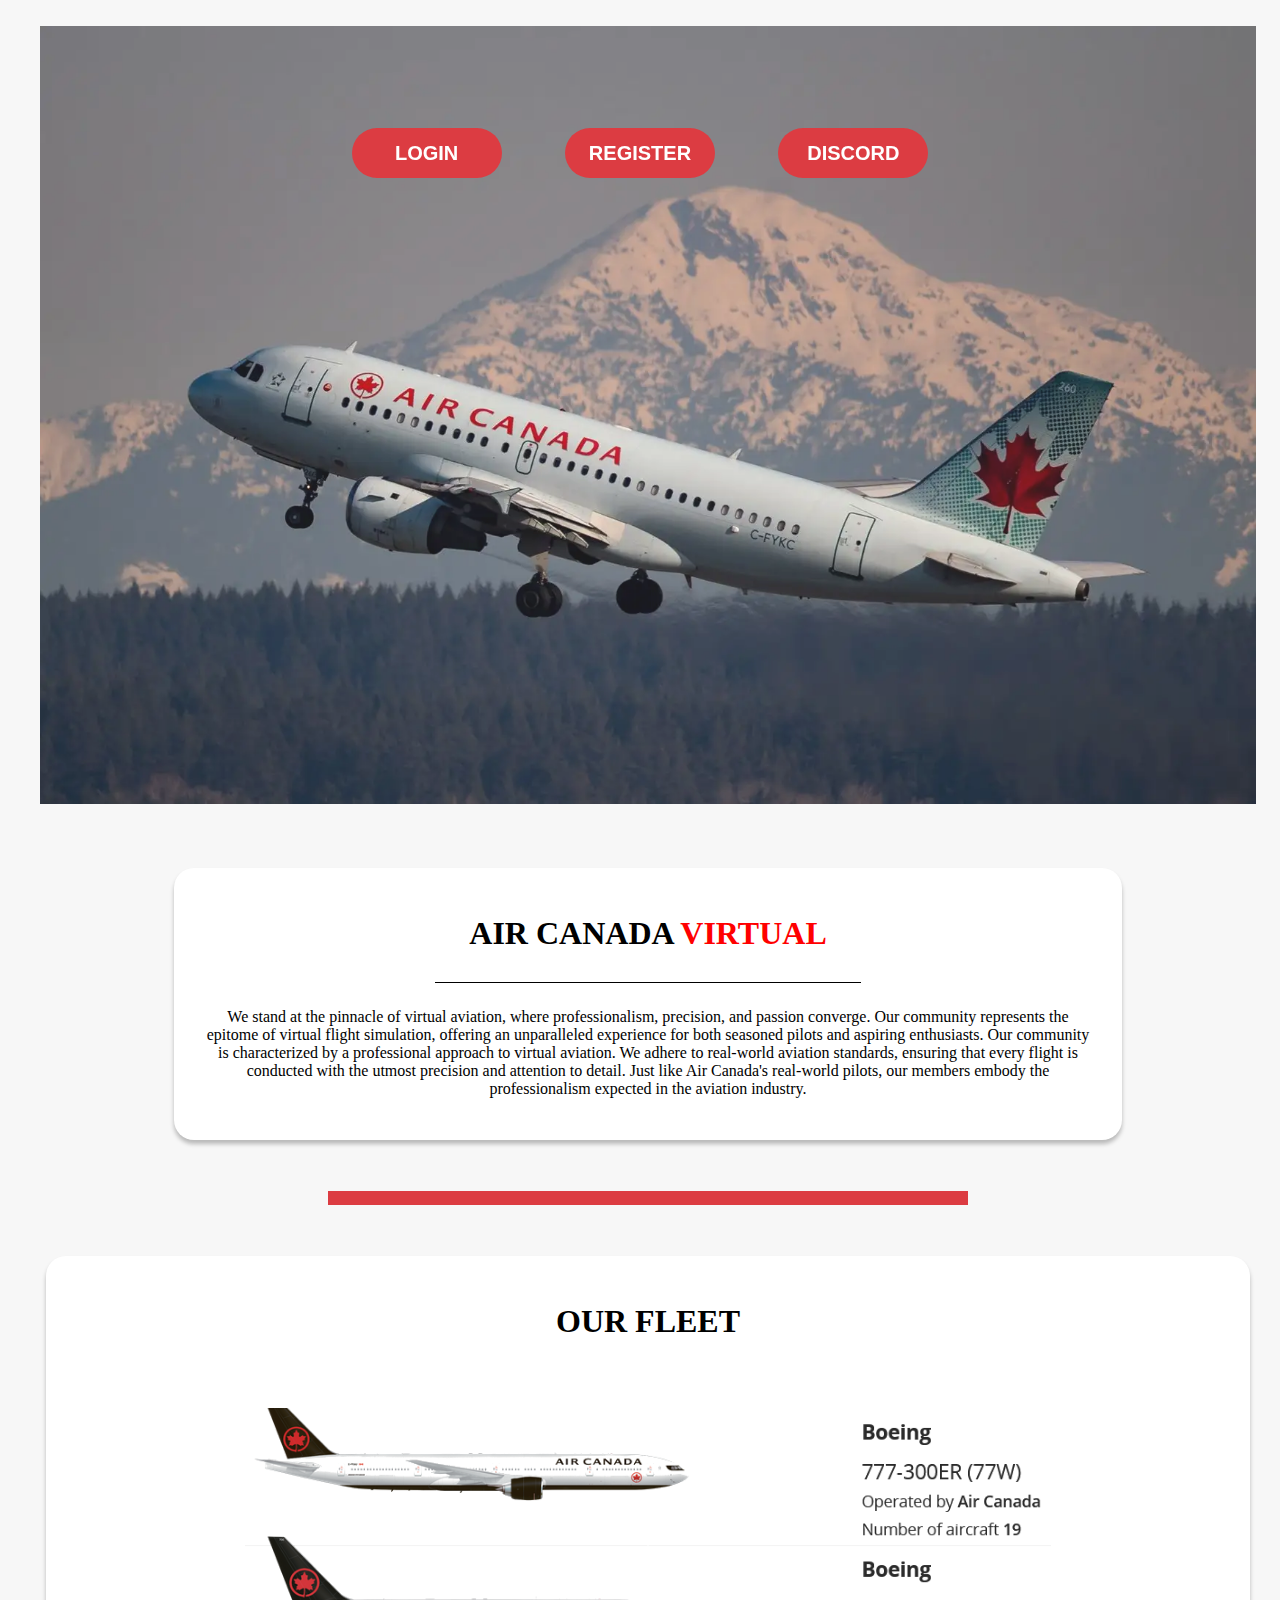
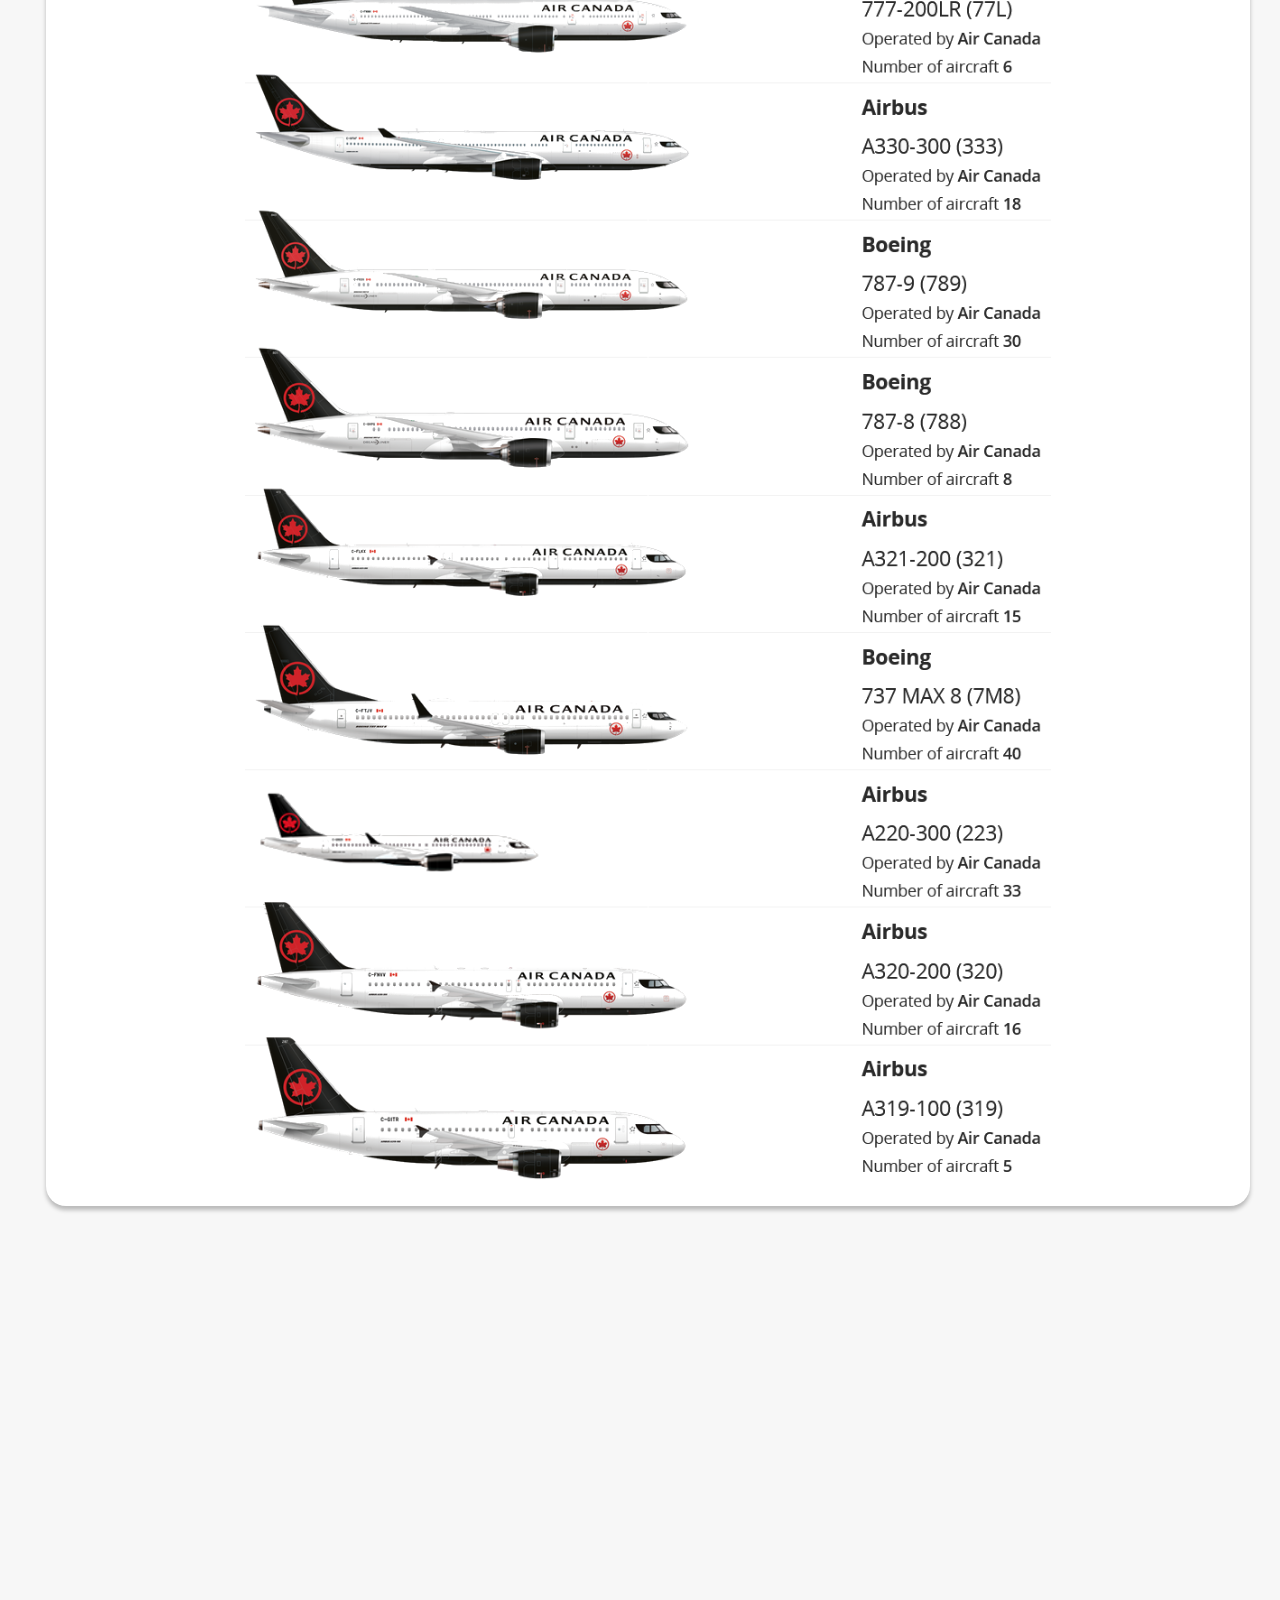
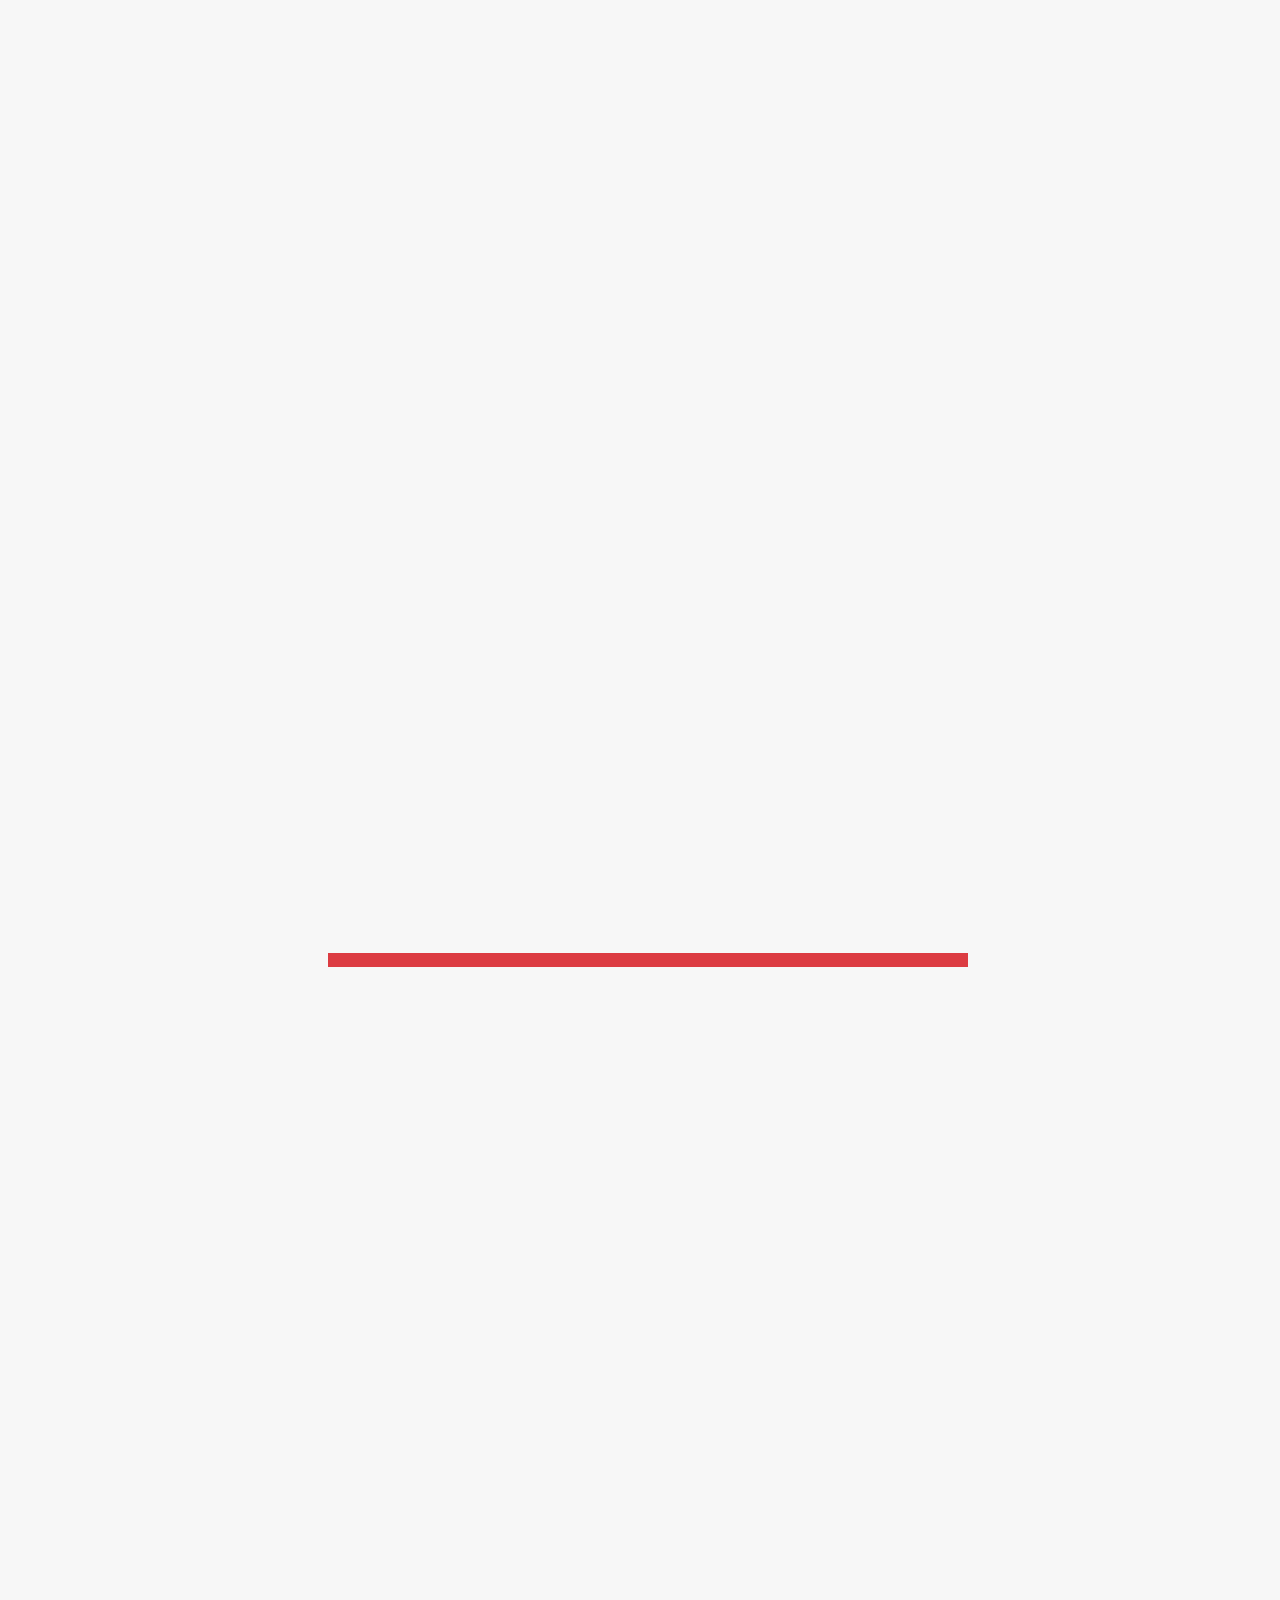
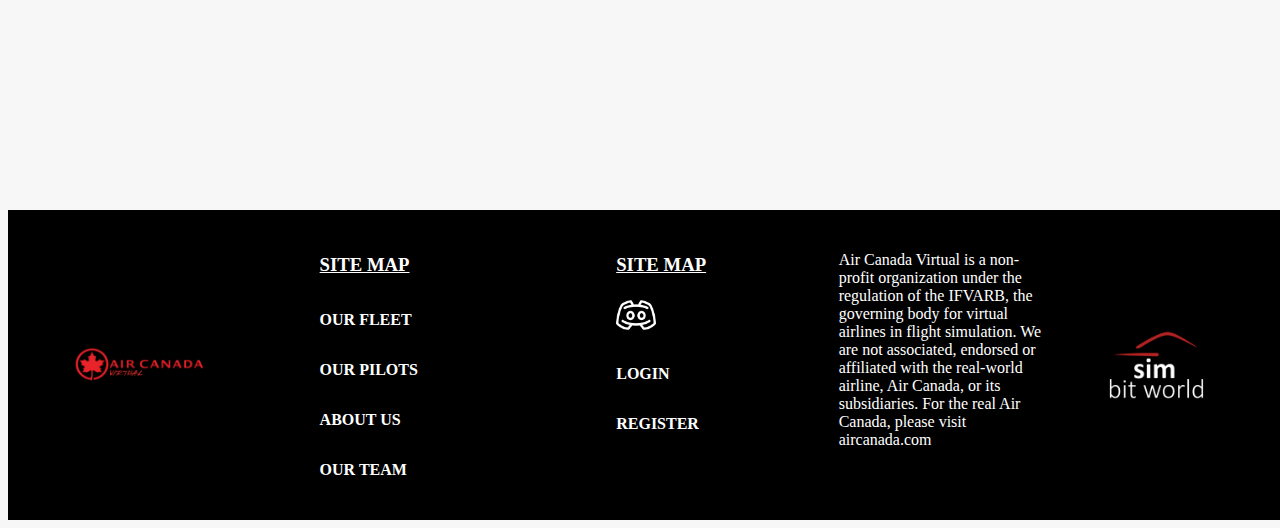
<file: index.html>
<!DOCTYPE html>
<html lang="en">

<head>
    <meta charset="UTF-8">
    <meta name="viewport" content="width=device-width, initial-scale=1.0">
    <link rel="stylesheet" href="style.css">
    <link rel="stylesheet" href="styledeparture.css">
    <link rel="icon" type="image/x-icon" href="logo/favicon.ico">
    <link href="https://cdn.jsdelivr.net/npm/bootstrap@5.3.1/dist/css/bootstrap.min.css" rel="stylesheet"
        integrity="sha384-4bw+/aepP/YC94hEpVNVgiZdgIC5+VKNBQNGCHeKRQN+PtmoHDEXuppvnDJzQIu9" crossorigin="anonymous">
    <title>Air VIR </title>
</head>

<body>

    <nav class="navbar navbar-expand-lg  bg-black fixed-top  " id="nav-section">
        <div class="container-fluid">
            <a class="navbar-brand" href="index.html"><img src="logo/LogoMoyen.png" alt="logo"
                    style="max-width: 300px; max-height: auto; margin-left: 20px;"></a>
            <button class="navbar-toggler" type="button" data-bs-toggle="collapse" data-bs-target="#navbarNav"
                aria-controls="navbarNav" aria-expanded="false" aria-label="Toggle navigation">
                <span class="navbar-toggler-icon"></span>
            </button>
            <div class="collapse navbar-collapse" id="navbarNav">
                <ul class="navbar-nav custom-ml-auto"> <!-- Utilisation de custom-ml-auto -->
                    <li class="nav-item">
                        <a class="nav-link fw-bold" aria-current="page" href="#top"
                            style="text-decoration: none !important; color: rgb(255, 255, 255); ">
                            <div class="textnavbar">HOME</div>
                        </a>
                    </li>
                    <li class="nav-item ">
                        <a class="nav-link  fw-bold " href="#fleet"
                            style="text-decoration: none !important; color: rgb(255, 255, 255);">
                            <div class="textnavbar">OUR FLEET</div>
                        </a>
                    </li>
                    <li class="nav-item">
                        <a class="nav-link  fw-bold " href="#partners"
                            style="text-decoration: none !important; color: rgb(255, 255, 255);">
                            <div class="textnavbar">PARTNERS</div>
                        </a>
                    </li>
                    <li class="nav-item">
                        <a class="nav-link  fw-bold"
                            style="text-decoration: none !important; color: rgb(255, 255, 255); " href="#staff">
                            <div class="textnavbar">OURS PILOTS</div>
                        </a>
                    </li>
                    <li class="nav-item">
                        <a class="nav-link  fw-bold"
                            style="text-decoration: none !important; color: rgb(255, 255, 255); " href="#about">
                            <div class="textnavbar">ABOUT US</div>
                        </a>
                    </li>
                </ul>
            </div>
        </div>
    </nav>

    <div class="bouton fixed-top2" id="top">
        <a href="https://vamsys.io/login/acvirutal" target="_blank" rel="noopener noreferrer"><button>LOGIN</button></a>
        <a href="https://vamsys.io/register/acvirutal" target="_blank"
            rel="noopener noreferrer"><button>REGISTER</button></a>
        <a href="https://discord.gg/acvirtual" target="_blank" rel="noopener noreferrer"><button>DISCORD</button></a>
    </div>
    <div class="photoaviontop">
        <img src="" alt="photo d'un avion" class="photoavion" id="imageAvion">
    </div>
    <div class="texttop">
        <h1 class="texttop1" style="font-weight: 700; ">AIR CANADA <span style="color:#F00 ;">VIRTUAL</span></h1>
        <div class="intertoptext"></div>
        <p>We stand at the pinnacle of virtual aviation, where professionalism, precision, and passion converge. Our
            community represents the epitome of virtual flight simulation, offering an unparalleled experience for both
            seasoned pilots and aspiring enthusiasts. Our community is characterized by a professional approach to
            virtual aviation. We adhere to real-world aviation standards, ensuring that every flight is conducted with
            the utmost precision and attention to detail. Just like Air Canada's real-world pilots, our members embody
            the professionalism expected in the aviation industry.
        </p>
    </div>

    <div class="intersection"></div>

    <div class="outfleet" id="fleet">
        <h1 style="font-weight: 700;">OUR FLEET</h1>
        <img src="photo/OurFleet22.png" alt="ourfleet" class="ourfleet">
    </div>

    <div class="intersection2"></div>

    <div class="ourpartners" id="partners">
        <h1 style="font-weight: 700;">OUR PARTNERS</h1>
        <h3 style="font-weight: 700; color: #DC3C42;">STAR ALLIANCE</h3>
        <p>At Air Canada VATSIM, we're not just dedicated to delivering an exceptional virtual aviation experience;
            we're also committed to broadening your horizons. That's why we're proud to announce our partnership with
            Star Alliance, the world's largest airline alliance. Our collaboration with Star Alliance represents a
            significant milestone in our journey toward excellence in virtual aviation. As a member of our community,
            you'll have the unique opportunity to explore the world's skies with even greater depth and authenticity.
        </p>
        <div class="partners">
            <div><img src="photo/Logo_Star_Alliance.svg.png" alt="staralliance" class="staralliance"></div>
            <div><img src="photo/staraliancepart.jpg" alt="ourfleet" class="compagnies"></div>
        </div>
    </div>

    <div class="twodiv" id="staff">
        <div class="ourpilots">
            <h1 style="font-weight: 700;">OUR PILOTS</h1>
            <h3 style="font-weight: 700; color: #DC3C42;">STATISTICS</h3>
            <p>
                <a class="btn btn-danger" data-bs-toggle="collapse" href="#thisweek" role="button" aria-expanded="true"
                    aria-controls="thisweek">
                    This Week
                </a>
                <a class="btn btn-danger" type="button" data-bs-toggle="collapse" data-bs-target="#thismonth2"
                    aria-expanded="false" aria-controls="thismonth2">
                    This Month
                </a>
                <a class="btn btn-danger" type="button" data-bs-toggle="collapse" data-bs-target="#alltime"
                    aria-expanded="false" aria-controls="alltime">
                    All time
                </a>
            </p>
            <div class="collapse" id="thisweek">
                <table class="table">

                    <thead>
                        <tr>
                            <th scope="col">USER NAME</th>
                            <th scope="col">POINTS</th>
                            <th scope="col">TIME</th>
                            <th scope="col">FLIGHTS</th>
                            <th scope="col">BONUS</th>
                        </tr>
                    </thead>
                    <tbody id="this-week-table-body">
                        <!-- Les données seront insérées ici -->
                    </tbody>
                </table>
            </div>

            <div class="collapse" id="thismonth2">
                <table class="table">
                    <thead>
                        <tr>
                            <th scope="col">USER NAME</th>
                            <th scope="col">POINTS</th>
                            <th scope="col">TIME</th>
                            <th scope="col">FLIGHTS</th>
                            <th scope="col">BONUS</th>
                        </tr>
                    </thead>
                    <tbody id="this-month-table-body">
                    </tbody>
                </table>

            </div>
            <div class="collapse" id="alltime">
                <table class="table">
                    <thead>
                        <tr>
                            <th scope="col">USER NAME</th>
                            <th scope="col">POINTS</th>
                            <th scope="col">TIME</th>
                            <th scope="col">FLIGHTS</th>
                            <th scope="col">BONUS</th>
                        </tr>
                    </thead>
                    <tbody id="all-time-table-body">
                    </tbody>
                </table>

            </div>
        </div>
        <div class="airport-board">
            <div class="flight">
                <div class="flight-info">
                    <span>Flight AC123</span>
                    <span style="margin-right: 10px;">Halifax</span>
                </div>
                <div class="flight-status animate-flicker">Boarding</div>
            </div>
            <div class="flight">
                <div class="flight-info">
                    <span>Flight AC456</span>
                    <span style="margin-right: 10px;">Toronto</span>
                </div>
                <div class="flight-status">On Time</div>
            </div>
            <div class="flight">
                <div class="flight-info">
                    <span>Flight AB356</span>
                    <span style="margin-right: 10px;">Montréal</span>
                </div>
                <div class="flight-status">On Time</div>
            </div>
            <div class="flight">
                <div class="flight-info">
                    <span>Flight AC789</span>
                    <span style="margin-right: 10px;">Victoria</span>
                </div>
                <div class="flight-status animate-flicker2" style="color:red">Delayed</div>
            </div>
        </div>
    </div>
    <div class="intersection"></div>

    <div class="lastpart">
        <div class="aboutus" id="about">
            <div class="textaboutus">
                <h1 style="font-weight: 700;">ABOUT US</h1>
                <p>At Air Canada VIRTUAL, we're more than just a virtual airline; we're a passionate community of
                    aviation enthusiasts who share a common love for the skies. Whether you're a seasoned virtual pilot
                    or just taking your first steps into the world of flight simulation, you've found your home among
                    the clouds.</p>
            </div>
            <a href="https://vatsim.net" target="_blank">
                <img src="logo/Logo_VATSIM.png" alt="Logo VATSIM" class="logovatsim">
            </a>

        </div>

        <div class="intersection2"></div>
        <div class="staff">
            <div class="textstaff">
                <h1 style="font-weight: 700;">OUR TEAM <span style="color:#F00">AIR CANADA</span></h1>
                <p>Meet one of the esteemed members of the AIR CANADA team. Each team member is a crucial part of our commitment to delivering exceptional air travel experiences.

                    Our team members are dedicated professionals who work tirelessly to ensure the safety, comfort, and satisfaction of our passengers. They are the faces of AIR CANADA, known for their unwavering dedication to excellence in aviation.
                    
                    With a wealth of experience and expertise, our team members contribute to the seamless operation of each flight. From flight attendants who prioritize passenger well-being to ground staff who manage logistics with precision, every role is essential.</p>
            </div>
            <a href="https://vatsim.net" target="_blank">
                <img src="photo/team.jpg" alt="Logo VATSIM" class="team">
            </a>

        </div>

    </div>
    


    <footer>
        <div class="reseaux">
            <img src="logo/LogoMoyen.png" alt="logo air canada" class="logoairfooter">
        </div>
        <div class="footer2">        
            <div class="infolegale">
            <h3 style="text-decoration: underline;">SITE MAP </H3>
            <a href="#fleet">
                <p>OUR FLEET</p>
            </a>
            <a href="#pilots">
                <p>OUR PILOTS</p>
            </a>
            <a href="#about">
                <p>ABOUT US</p>
            </a>
            <a href="#staff">
                <p>OUR TEAM</p>
            </a>
        </div>
        <div class="infolegale">
            <h3 style="text-decoration: underline;">SITE MAP</h3>
            <a href="https://discord.gg/acvirtual" target="_blank" rel="noopener noreferrer"> <img
                    src="photo/discorde.png" alt="" style="width: 40px; margin-bottom: 10px; "> </a>
            <a href="https://vamsys.io/login/acvirutal" target="_blank" rel="noopener noreferrer">
                <p>LOGIN</p>
            </a>
            <a href="https://vamsys.io/register/acvirutal" target="_blank" rel="noopener noreferrer">
                <p>REGISTER</p>
            </a>
        </div></div>

        <div class="disclamer">
            <p>Air Canada Virtual is a non-profit organization under the regulation of the IFVARB, the governing body
                for virtual airlines in flight simulation. We are not associated, endorsed or affiliated with the
                real-world airline, Air Canada, or its subsidiaries. For the real Air Canada, please visit aircanada.com
            </p>
        </div>
        <div class="reseaux">
            <img src="photo/logoWhite.png" alt="logo air canada" class="simbitfooter">
        </div>
    </footer>

    <script src="script.js"></script>
    <script src="https://cdn.jsdelivr.net/npm/bootstrap@5.3.1/dist/js/bootstrap.bundle.min.js"
        integrity="sha384-HwwvtgBNo3bZJJLYd8oVXjrBZt8cqVSpeBNS5n7C8IVInixGAoxmnlMuBnhbgrkm"
        crossorigin="anonymous"></script>
</body>

</html>
</body>
</file>
<file: style.css>
@media only screen and (min-width: 767px) {

    body {
        width: 100%;
        background-color: #F7F7F7 !important;
    }

 a {
    text-decoration: none !important;
    color: white !important;
 }
    nav {
        margin-bottom: 2%;
    }

     #nav-section {
        opacity: 0;
        transition: opacity 2s ease-in-out;
     }
    .custom-ml-auto {
        margin-left: auto;
        margin-right: 0%;
    }

    .nav-item {
        margin-left: 50px !important;
    }

    .textnavbar {
        background-color: #000000;
        color: rgb(255, 255, 255);
        font-weight: bold;
        display: flex;
        align-items: center;
        justify-content: center;
        font-size: 30px;
    }

    .photoaviontop {
        margin-top: 2%;
        display: flex;
        flex-direction: column;
        align-items: center;
        justify-content: center;
    }

    button {
        width: 150px;
        height: 50px;
        background-color: #DC3C42;
        color: white;
        font-weight: 700 !important;
        border-radius: 30px !important;
        font-size: 20px !important;
        border: none;
    }

    .bouton {
        width: 50%;
        display: flex;
        align-items: center;
        justify-content: space-around;
        margin: auto;
    }

    .photoavion {
        width: 95%;
        height: auto;
        opacity: 0.9;
    }

    .fixed-top {
        position: fixed;
        top: 0;
        left: 0;
        right: 0;
        z-index: 1000  ;
    }

    
    .fixed-top2 {
        position: absolute;
        top: 0;
        left: 0;
        right: 0;
        z-index: 1000  ;
        margin-top: 10%;
    }

    .hidden {
        display: none;

    }
    .texttop {
        width: 70%;
        border-radius: 20px;
        background-color: white;
        box-shadow: 0px 4px 4px 0px rgba(0, 0, 0, 0.25);
        display: flex;
        flex-direction: column;
        align-items: center;
        justify-content: center;
        text-align: center;
        margin: auto;
        margin-top: 5%;
        padding: 2%;
        opacity: 0;
        transform: translateY(20px);
        transition: opacity 1s ease, transform 1s ease;
    }

    /* Ajoutez une classe pour l'effet d'apparition */
    .texttop.appear {
        opacity: 1;
        transform: translateY(0);
    }

    .intertoptext {
        margin-top: 1%;
        margin-bottom: 1%;
        width: 425.019px;
        height: 1px;
        background: #000;
    }


    .intersection {
        flex-direction: column;
        align-items: center;
        justify-content: center;
        margin: auto;
        margin-top: 4%;
        margin-bottom: 4%;
        width: 50%;
        height: 14px;
        background: #DC3C42;
    }

    .outfleet {
        display: flex;
        flex-direction: column;
        align-items: center;
        justify-content: center;
        text-align: center;
        margin: auto;
        border-radius: 20px;
        background-color: white;
        box-shadow: 0px 4px 4px 0px rgba(0, 0, 0, 0.25);
        padding: 2%;
        width: 90%;
    }
    .ourfleet {
        margin-top: 4%;
        width: 70%;
    }

    .ourpartners {
        display: flex;
        flex-direction: column;
        align-items: center;
        justify-content: center;
        text-align: center;
        margin: auto;
        background-color: white;
        width: 90%;
        padding: 2%;
        border-radius: 20px;
        background-color: white;
        box-shadow: 0px 4px 4px 0px rgba(0, 0, 0, 0.25);
        opacity: 0;
        transform: translateY(20px);
        transition: opacity 0.5s ease, transform 0.5s ease;
    }

    /* Ajoutez une classe pour l'effet d'apparition */
    .ourpartners.appear {
        opacity: 1;
        transform: translateY(0);
    }

    .visible {
        display: flex;
    }

    .partners {
        margin-top: 2%;
        width: 90%;
        display: flex;
        justify-content: space-between;
    }

    .staralliance {
        width: 260px;

    }

    .compagnies {
        width: 100%;
        height: auto;
        margin-left: 2%;
    }

    .twodiv {
        display: flex;
        justify-content: space-around;
        width: 100%;
        padding: 4%;
        opacity: 0;
        transform: translateY(20px);
        transition: opacity 1s ease, transform 1s ease;
    }

    /* Ajoutez une classe pour l'effet d'apparition */
    .twodiv.appear {
        opacity: 1;
        transform: translateY(0);
    }

    .ourpilots {
        border-radius: 20px;
        width: 50%;
        background-color: white;
        box-shadow: 0px 4px 4px 0px rgba(0, 0, 0, 0.25);
        flex-direction: column;
        align-items: center;
        justify-content: center;
        text-align: center;

    }
    .effetjavascript {
        width: 40%;
        padding: 2%;
        background-color: black;
        border-radius: 20px;

    }


    .aboutus {
        display: flex;
        flex-direction: row;
        align-items: center;
        text-align: end;
        justify-content: space-around;
        margin: auto;
        width: 90%;
        padding: 2%;
        height: auto;
        background-color: white;
        box-shadow: 0px 4px 4px 0px rgba(0, 0, 0, 0.25);
        border-radius: 20px;
        opacity: 0;
        transform: translateY(20px);
        transition: opacity 1s ease, transform 1s ease;
    }

    /* Ajoutez une classe pour l'effet d'apparition */
    .aboutus.appear {
        opacity: 1;
        transform: translateY(0);
    }

    .textaboutus {
        width: 50%;

    }

    .logovatsim {
        width: 80%;
        height: auto;
    }

    .intersection2 {
        flex-direction: column;
        align-items: center;
        justify-content: center;
        margin: auto;
        margin-top: 4%;
        margin-bottom: 4%;
        width: 50%;
        height: 0px;
        background: #ffffff;
    }

    .staff {

        display: flex;
        flex-direction: row-reverse;
        align-items: center;
        text-align: start;
        justify-content: space-between;
        margin: auto;
        width: 90%;
        box-shadow: 0px 4px 4px 0px rgba(0, 0, 0, 0.25);
        border-radius: 20px;
        opacity: 0;
        transform: translateY(20px);
        transition: opacity 1s ease, transform 1s ease;
    }

    /* Ajoutez une classe pour l'effet d'apparition */
    .staff.appear {
        opacity: 1;
        transform: translateY(0);
    }


    .textstaff {
        width: 55%;
        padding-right: 5%;

    }

    .team {
        width: 60%;
        height: auto;
        border-radius: 20px 0px 0px 20px;

    }

    /*footer*/
    footer {
        padding: 2% 2% 2% 2%;
        margin-top: 4%;
        display: flex;
        flex-direction: row;
        justify-content: space-around;
        color: white;
        background-color: black;


    }
    .footer2 {
        width: 70%;
        display: flex;
        flex-direction: row;
        justify-content: space-around;
     }
    .reseaux {
        width: 25%;
        display: flex;
        justify-content: center;
        align-items: center;
        flex-direction: column;
        font-weight: 700;
    }

    .logoairfooter {
        width: 100%;
    }

    .infolegale {
        width: 25%;
        display: flex;
        justify-content: start;
        flex-direction: column;
        text-align: start;
        font-weight: 700;
    }


    .disclamer {
        width: 25%;
        display: flex;
        justify-content: start;
        flex-direction: column;
        text-align: start;
    }

    .simbitfooter {
        width: 50%;
    }
}
@media only screen and (max-width: 766px) {

    body {
        width: 100%;
        background-color: #F7F7F7 !important;
    }

 a {
    text-decoration: none !important;
    color: white !important;
 }
    nav {
        margin-bottom: 2%;
    }

     #nav-section {
        opacity: 0;
        transition: opacity 2s ease-in-out;
     }
    .custom-ml-auto {
        margin-left: auto;
        margin-right: 0%;
    }

    .nav-item {
        margin-left: 50px !important;
    }

    .textnavbar {
        background-color: #000000;
        color: rgb(255, 255, 255);
        font-weight: bold;
        display: flex;
        align-items: center;
        justify-content: center;
        font-size: 30px;
    }

    .photoaviontop {
margin-top: 5%;
        display: flex;
        flex-direction: column;
        align-items: center;
        justify-content: center;
    }

    button {
        width: 100px;
        height: auto;
        margin-left: 5px!important;
        background-color: #DC3C42;
        color: white;
        font-weight: 700 !important;
        border-radius: 30px !important;
        font-size: 15px !important;
        border: none;
    }

    .bouton {
        margin-top: 40%!important;
        
        width: 50%;
        display: flex;
        align-items: center;
        justify-content: space-around;
        margin: auto;
    }

    .photoavion {
        width: 90%;
        height: auto;
        opacity: 0.9;
    }



    .hidden {
        display: none;

    }
    .texttop {
        width: 70%;
        border-radius: 20px;
        background-color: white;
        box-shadow: 0px 4px 4px 0px rgba(0, 0, 0, 0.25);
        display: flex;
        flex-direction: column;
        align-items: center;
        justify-content: center;
        text-align: center;
        margin: auto;
        margin-top: 5%;
        padding: 2%;
        opacity: 0;
        transform: translateY(20px);
        transition: opacity 1s ease, transform 1s ease;
    }

    /* Ajoutez une classe pour l'effet d'apparition */
    .texttop.appear {
        opacity: 1;
        transform: translateY(0);
    }




    .intersection {
        flex-direction: column;
        align-items: center;
        justify-content: center;
        margin: auto;
        margin-top: 4%;
        margin-bottom: 4%;
        width: 50%;
        height: 5px;
        background: #DC3C42;
    }

    .outfleet {
        display: flex;
        flex-direction: column;
        align-items: center;
        justify-content: center;
        text-align: center;
        margin: auto;
        border-radius: 20px;
        background-color: white;
        box-shadow: 0px 4px 4px 0px rgba(0, 0, 0, 0.25);
        padding: 2%;
        width: 90%;
    }
    .ourfleet {
        margin-top: 4%;
        width: 70%;
    }

    .ourpartners {
        display: flex;
        flex-direction: column;
        align-items: center;
        justify-content: center;
        text-align: center;
        margin: auto;
        background-color: white;
        width: 90%;
        padding: 2%;
        margin-top: 4%;
        border-radius: 20px;
        background-color: white;
        box-shadow: 0px 4px 4px 0px rgba(0, 0, 0, 0.25);
        opacity: 0;
        transform: translateY(20px);
        transition: opacity 0.5s ease, transform 0.5s ease;
    }

    /* Ajoutez une classe pour l'effet d'apparition */
    .ourpartners.appear {
        opacity: 1;
        transform: translateY(0);
    }

    .visible {
        display: flex;
    }

    .partners {
        margin-top: 2%;
        width: 90%;
        display: flex;
        flex-direction: column;
        justify-content: space-between;
    }

    .staralliance {
        width: 260px;

    }

    .compagnies {
        width: 100%;
        height: auto;
        margin-top: 5%;
    } 

    .ourpilots{
        display: flex;
        flex-direction: column;
        align-items: center;
        justify-content: center;
        text-align: center;
        margin: auto;
        background-color: white;
        width: 90%;
        margin-bottom: 5%;
        margin-top: 4%;
        padding: 2%;
        border-radius: 20px;
        background-color: white;
        box-shadow: 0px 4px 4px 0px rgba(0, 0, 0, 0.25);
    }

    .airport-board {
        width: 90%;
        margin: auto;
    }

    .aboutus {
            display: flex;
            flex-direction: column;
            align-items: center;
            justify-content: center;
            text-align: center;
            margin: auto;
            background-color: white;
            width: 90%;
            margin-bottom: 5%;
            padding: 2%;
            border-radius: 20px;
            background-color: white;
            box-shadow: 0px 4px 4px 0px rgba(0, 0, 0, 0.25);
        }

        .logovatsim {
            width: 80vw;
        }
        

    /*footer*/
    footer {
        padding: 2% 2% 2% 2%;
        margin-top: 4%;
        display: flex;
        flex-direction: column;
        justify-content: center;
        align-items: center;
        color: white;
        background-color: black;


    }

     .footer2 {
        width: 100%;
        display: flex;
        flex-direction: row;
     }
    .reseaux {
        width: 55%;
        display: flex;
        flex-direction: row;
        justify-content: center;
        align-items: center;
        flex-direction: column;
        font-weight: 700;
    }

    .logoairfooter {
        width: 100%;
    }

    .infolegale {
        width: 50%;
        display: flex;
        justify-content: center;
        flex-direction: column;
        text-align: center;
        font-weight: 700;
        font-size: 10px;
    }


    .disclamer {
        width: 100%;
        display: flex;
        justify-content: start;
        flex-direction: column;
        text-align: start;
    }

    .simbitfooter {
        width: 50%;
    }
}
</file>
<file: styledeparture.css>
.airport-board {
  color: #fff;
  background-color: #000000;
  border-radius: 10px;
  padding: 20px;
  box-shadow: 0 0 10px rgba(0, 0, 0, 0.5);
  display: flex;
  flex-direction: column;
  justify-content: space-around;
  align-items: center;

  
}

.flight {
  display: flex;
  flex-direction: row;
  justify-content: space-around;
  align-items: center;
  font-size: 24px;
  margin: 10px 0;

  padding: 10px;
  border-bottom: 1px solid #444;
}

.flight-info

.flight .flight-info {
  flex-grow: 1;
}

.flight .flight-status {
  font-weight: bold;
}

@keyframes flicker {
  0%, 100% { opacity: 1; }
  50% { opacity: 0; }
}

.animate-flicker {
  animation: flicker 1s infinite;
}

@keyframes flicker2 {
  0%, 100% { opacity: 1; }
  50% { opacity: 0; }
}
.animate-flicker2 {
  animation: flicker 0.5s infinite;
}
</file>
